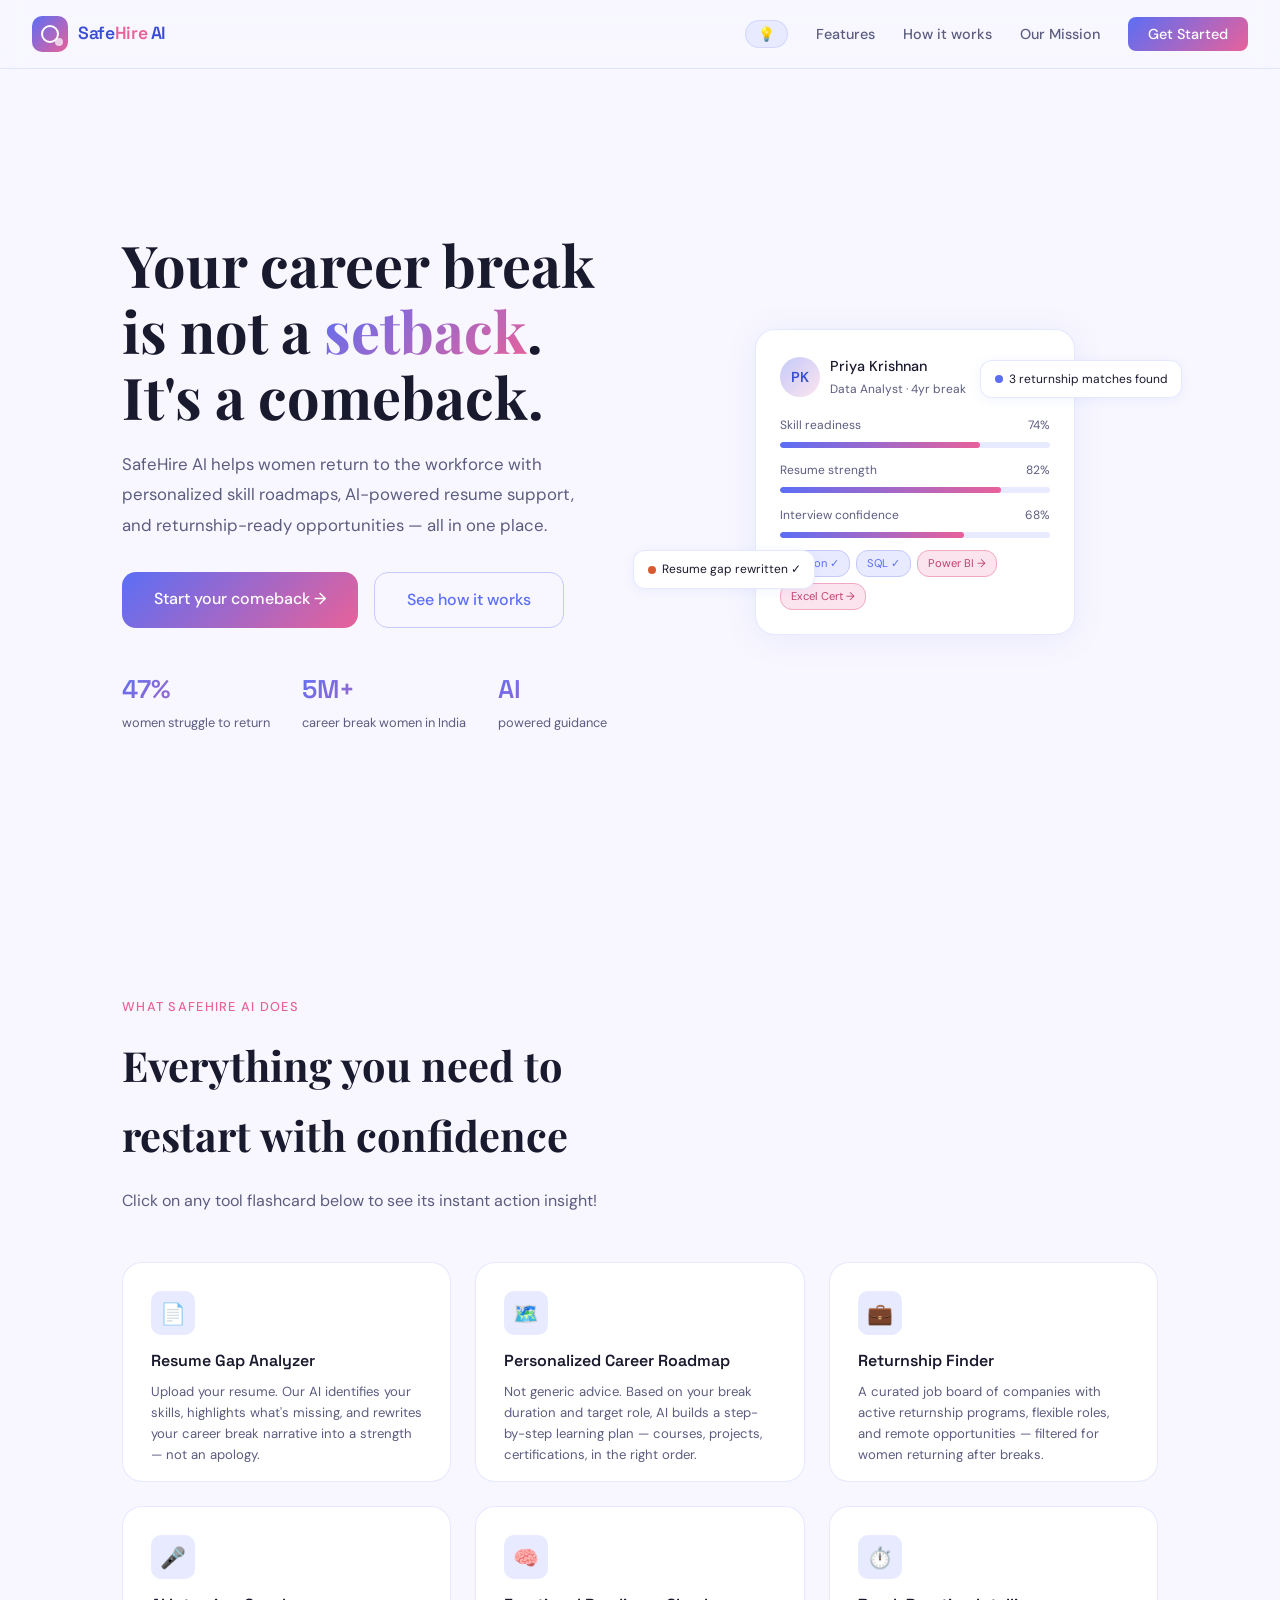
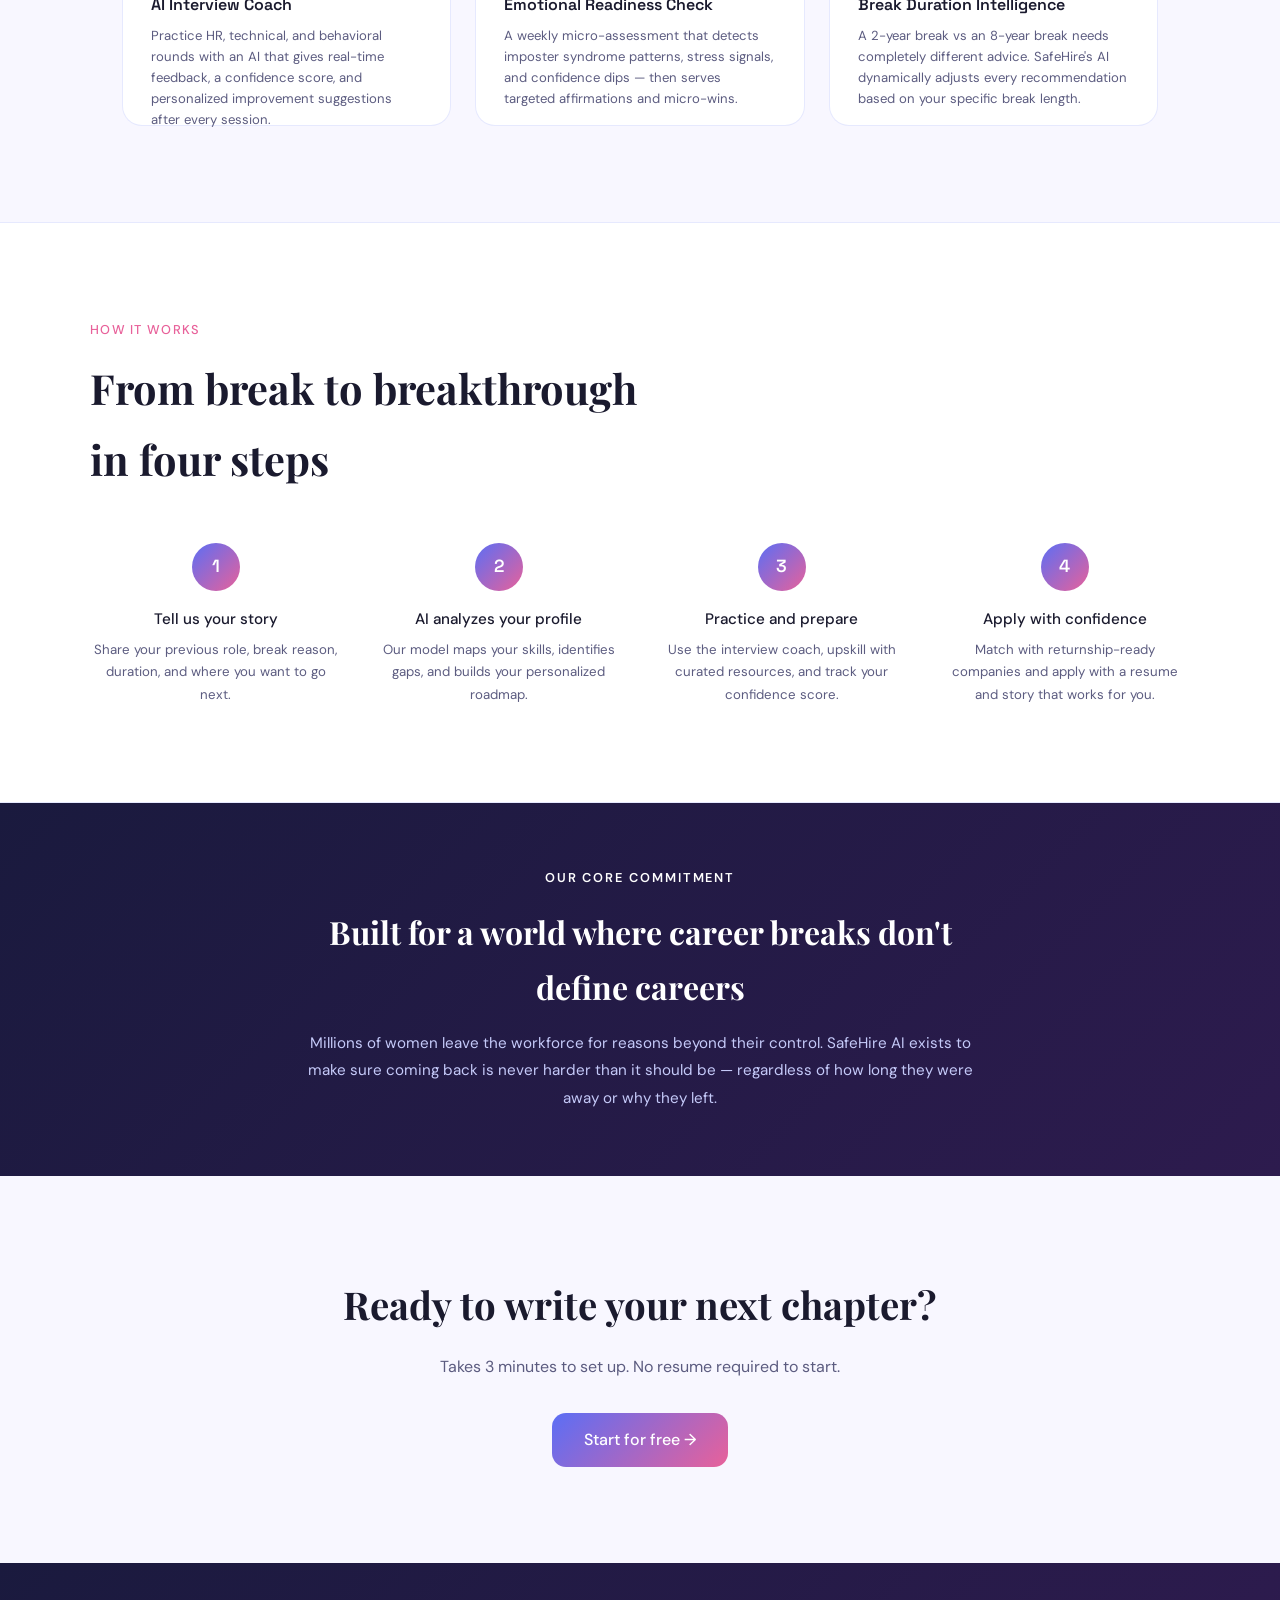
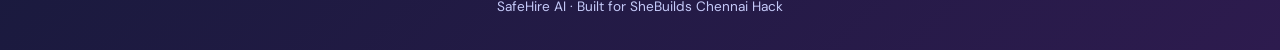
<file: index.html>
<!DOCTYPE html>
<html lang="en">
<head>
<meta charset="UTF-8"/>
<meta name="viewport" content="width=device-width, initial-scale=1.0"/>
<title>SafeHire AI — Career Re-entry Assistant for Women</title>
<link rel="stylesheet" href="style.css"/>
</head>
<body>

<nav>
  <a href="index.html" class="logo">
    <div class="logo-mark"></div>
    <span class="logo-text">Safe<span>Hire</span> AI</span>
  </a>
  <ul>
    <!-- Moved theme toggle before Features with a round icon -->
    <li><button id="theme-toggle" class="theme-btn-round" aria-label="Toggle Theme">💡</button></li>
    <li><a href="#features">Features</a></li>
    <li><a href="#how">How it works</a></li>
    <li><a href="#sdg">Our Mission</a></li>
    <li><a href="onboarding.html" class="nav-cta">Get Started</a></li>
  </ul>
</nav>

<!-- HERO -->
<section class="hero">
  <div class="hero-left">
    
    <h1 class="hero-title">Your career break<br/>is not a <em>setback</em>.<br/>It's a comeback.</h1>
    <p class="hero-sub">SafeHire AI helps women return to the workforce with personalized skill roadmaps, AI-powered resume support, and returnship-ready opportunities — all in one place.</p>
    <div class="hero-actions">
      <a href="onboarding.html" class="btn-primary">Start your comeback →</a>
      <a href="#features" class="btn-secondary">See how it works</a>
    </div>
    <div class="hero-stats">
      <div class="stat">
        <div class="stat-num">47%</div>
        <div class="stat-label">women struggle to return</div>
      </div>
      <div class="stat">
        <div class="stat-num">5M+</div>
        <div class="stat-label">career break women in India</div>
      </div>
      <div class="stat">
        <div class="stat-num">AI</div>
        <div class="stat-label">powered guidance</div>
      </div>
    </div>
  </div>
  <div class="hero-right">
    <div class="hero-card">
      <div class="card-top">
        <div class="avatar">PK</div>
        <div>
          <div class="card-name">Priya Krishnan</div>
          <div class="card-role">Data Analyst · 4yr break</div>
        </div>
      </div>
      <div class="progress-label"><span>Skill readiness</span><span id="pct">0%</span></div>
      <div class="progress-bar"><div class="progress-fill" id="bar" style="width:0%"></div></div>
      <div class="progress-label"><span>Resume strength</span><span>82%</span></div>
      <div class="progress-bar"><div class="progress-fill" style="width:82%"></div></div>
      <div class="progress-label"><span>Interview confidence</span><span>68%</span></div>
      <div class="progress-bar"><div class="progress-fill" style="width:68%"></div></div>
      <div class="skill-tags">
        <span class="tag">Python ✓</span>
        <span class="tag">SQL ✓</span>
        <span class="tag new">Power BI →</span>
        <span class="tag new">Excel Cert →</span>
      </div>
    </div>
    <div class="floating-pill pill-1"><span class="pill-dot"></span> 3 returnship matches found</div>
    <div class="floating-pill pill-2"><span class="pill-dot" style="background:#D85A30"></span> Resume gap rewritten ✓</div>
  </div>
</section>

<!-- FEATURES -->
<section class="section" id="features">
  <div class="section-eyebrow">What SafeHire AI does</div>
  <h2 class="section-title">Everything you need to<br/>restart with confidence</h2>
  <p class="section-sub">Click on any tool flashcard below to see its instant action insight!</p>
  
  <div class="features-grid">

    <!-- Card 1 -->
    <div class="feature-card" onclick="toggleCard(this)">
      <div class="card-inner">
        <div class="card-front">
          <div class="feature-icon">📄</div>
          <div class="feature-title">Resume Gap Analyzer</div>
          <div class="feature-desc">Upload your resume. Our AI identifies your skills, highlights what's missing, and rewrites your career break narrative into a strength — not an apology.</div>
          
        </div>
        <div class="card-back">
          <div class="back-title">✨ Action Preview</div>
          <p class="back-desc">Converts "Unemployed 2022-2026" into "Cross-functional Leadership & Project Management during full-time family care administration."</p>
          <span class="action-hint">Click to flip back</span>
        </div>
      </div>
    </div>

    <!-- Card 2 -->
    <div class="feature-card" onclick="toggleCard(this)">
      <div class="card-inner">
        <div class="card-front">
          <div class="feature-icon">🗺️</div>
          <div class="feature-title">Personalized Career Roadmap</div>
          <div class="feature-desc">Not generic advice. Based on your break duration and target role, AI builds a step-by-step learning plan — courses, projects, certifications, in the right order.</div>
          
        </div>
        <div class="card-back">
          <div class="back-title">✨ Action Preview</div>
          <p class="back-desc">Generates a hyper-focused 4-week to 3-month pathway highlighting core certifications that bridge historical tech gaps instantly.</p>
          <span class="action-hint">Click to flip back</span>
        </div>
      </div>
    </div>

    <!-- Card 3 -->
    <div class="feature-card" onclick="toggleCard(this)">
      <div class="card-inner">
        <div class="card-front">
          <div class="feature-icon">💼</div>
          <div class="feature-title">Returnship Finder</div>
          <div class="feature-desc">A curated job board of companies with active returnship programs, flexible roles, and remote opportunities — filtered for women returning after breaks.</div>
         
        </div>
        <div class="card-back">
          <div class="back-title">✨ Action Preview</div>
          <p class="back-desc">Instantly matches you to vetted tracks like the Accenture Back to Work or Amazon Returnships ecosystem in one central database.</p>
          <span class="action-hint">Click to flip back</span>
        </div>
      </div>
    </div>

    <!-- Card 4 -->
    <div class="feature-card" onclick="toggleCard(this)">
      <div class="card-inner">
        <div class="card-front">
          <div class="feature-icon">🎤</div>
          <div class="feature-title">AI Interview Coach</div>
          <div class="feature-desc">Practice HR, technical, and behavioral rounds with an AI that gives real-time feedback, a confidence score, and personalized improvement suggestions after every session.</div>
         
        </div>
        <div class="card-back">
          <div class="back-title">✨ Action Preview</div>
          <p class="back-desc">Simulates structural panel queries and tracks behavioral confidence metrics to master the precise phrasing of your return response.</p>
          <span class="action-hint">Click to flip back</span>
        </div>
      </div>
    </div>

    <!-- Card 5 -->
    <div class="feature-card" onclick="toggleCard(this)">
      <div class="card-inner">
        <div class="card-front">
          <div class="feature-icon">🧠</div>
          <div class="feature-title">Emotional Readiness Check</div>
          <div class="feature-desc">A weekly micro-assessment that detects imposter syndrome patterns, stress signals, and confidence dips — then serves targeted affirmations and micro-wins.</div>
          
        </div>
        <div class="card-back">
          <div class="back-title">✨ Action Preview</div>
          <p class="back-desc">Checks cognitive stress levels to counter returner fatigue, matching your mood state to supportive mental exercises.</p>
          <span class="action-hint">Click to flip back</span>
        </div>
      </div>
    </div>

    <!-- Card 8 -->
    <div class="feature-card" onclick="toggleCard(this)">
      <div class="card-inner">
        <div class="card-front">
          <div class="feature-icon">⏱️</div>
          <div class="feature-title">Break Duration Intelligence</div>
          <div class="feature-desc">A 2-year break vs an 8-year break needs completely different advice. SafeHire's AI dynamically adjusts every recommendation based on your specific break length.</div>
          
        </div>
        <div class="card-back">
          <div class="back-title">✨ Action Preview</div>
          <p class="back-desc">Calibrates baseline framework suggestions so someone returning after a multi-decade pause receives higher introductory scaffolding metrics.</p>
          <span class="action-hint">Click to flip back</span>
        </div>
      </div>
    </div>

  </div>
</section>

<!-- HOW IT WORKS -->
<section class="how-section" id="how">
  <div class="how-inner">
    <div class="section-eyebrow">How it works</div>
    <h2 class="section-title">From break to breakthrough<br/>in four steps</h2>
    <div class="steps">
      <div class="step">
        <div class="step-num">1</div>
        <div class="step-title">Tell us your story</div>
        <div class="step-desc">Share your previous role, break reason, duration, and where you want to go next.</div>
      </div>
      <div class="step">
        <div class="step-num">2</div>
        <div class="step-title">AI analyzes your profile</div>
        <div class="step-desc">Our model maps your skills, identifies gaps, and builds your personalized roadmap.</div>
      </div>
      <div class="step">
        <div class="step-num">3</div>
        <div class="step-title">Practice and prepare</div>
        <div class="step-desc">Use the interview coach, upskill with curated resources, and track your confidence score.</div>
      </div>
      <div class="step">
        <div class="step-num">4</div>
        <div class="step-title">Apply with confidence</div>
        <div class="step-desc">Match with returnship-ready companies and apply with a resume and story that works for you.</div>
      </div>
    </div>
  </div>
</section>

<!-- SDG BANNER -->
<section class="sdg-banner" id="sdg">
  <div class="sdg-inner">
    <div style="font-size: 0.8rem; font-weight: 600; color: var(--teal-200); text-transform: uppercase; letter-spacing: 0.15em; margin-bottom: 1rem;">Our Core Commitment</div>
    <h2 class="sdg-title">Built for a world where career breaks don't define careers</h2>
    <p class="sdg-desc">Millions of women leave the workforce for reasons beyond their control. SafeHire AI exists to make sure coming back is never harder than it should be — regardless of how long they were away or why they left.</p>
  </div>
</section>

<!-- CTA -->
<section class="cta-section">
  <h2>Ready to write your next chapter?</h2>
  <p>Takes 3 minutes to set up. No resume required to start.</p>
  <a href="onboarding.html" class="btn-primary">Start for free →</a>
</section>

<footer>
  <p>SafeHire AI · Built for SheBuilds Chennai Hack</p>
</footer>

<script>
  // Initial fill animation
  setTimeout(() => {
    const bar = document.getElementById('bar');
    const pct = document.getElementById('pct');
    if (bar) {
      bar.style.width = '74%';
      let n = 0;
      const iv = setInterval(() => {
        n++;
        pct.textContent = n + '%';
        if (n >= 74) clearInterval(iv);
      }, 20);
    }
  }, 600);

  // Flashcard Flip Functionality
  function toggleCard(card) {
    card.classList.toggle('flipped');
  }

  // Dark/Light Mode Theme Toggle
  const themeToggle = document.getElementById('theme-toggle');
  
  // Check default preference or previous session local storage saved mode
  if (localStorage.getItem('theme') === 'dark') {
    document.body.classList.add('dark-mode');
  }

  themeToggle.addEventListener('click', () => {
    document.body.classList.toggle('dark-mode');
    if (document.body.classList.contains('dark-mode')) {
      localStorage.setItem('theme', 'dark');
    } else {
      localStorage.setItem('theme', 'light');
    }
  });
</script>
</body>
</html>
</file>
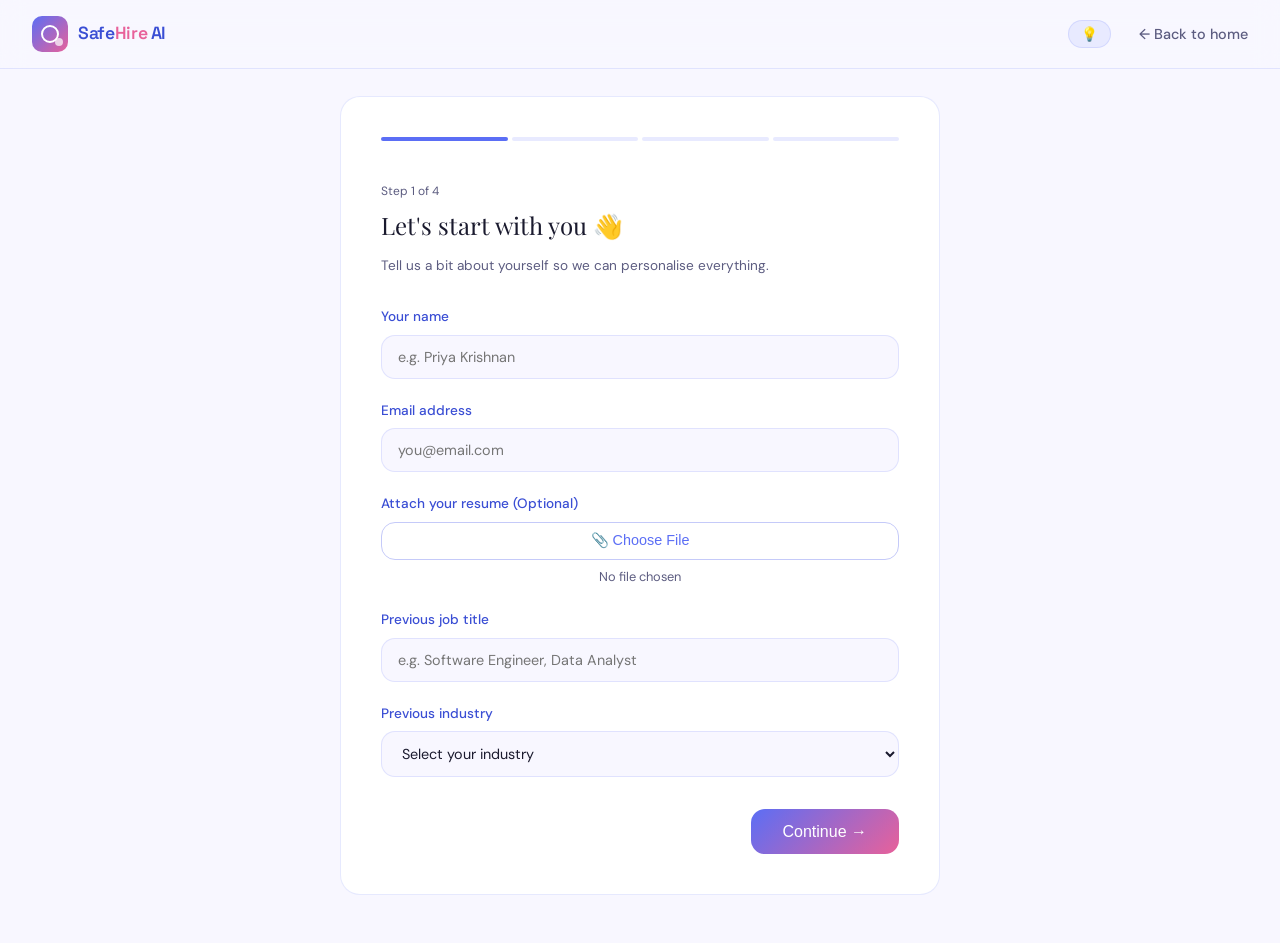
<file: onboarding.html>
<!DOCTYPE html>
<html lang="en">
<head>
<meta charset="UTF-8"/>
<meta name="viewport" content="width=device-width, initial-scale=1.0"/>
<title>SafeHire AI — Tell us your story</title>
<link rel="stylesheet" href="style.css"/>
</head>
<body>

<nav>
  <a href="index.html" class="logo">
    <div class="logo-mark"></div>
    <span class="logo-text">Safe<span>Hire</span> AI</span>
  </a>
  <ul>
    <li><button id="theme-toggle" class="theme-btn-round" onclick="toggleTheme()">💡</button></li>
    <li><a href="index.html">← Back to home</a></li>
  </ul>
</nav>

<div class="onboarding-wrap">
  <div class="onboarding-card">

    <div class="progress-steps">
      <div class="step-dot active" id="dot-1"></div>
      <div class="step-dot" id="dot-2"></div>
      <div class="step-dot" id="dot-3"></div>
      <div class="step-dot" id="dot-4"></div>
    </div>

   <!-- STEP 1 -->
    <div class="step-page active" id="page-1">
      <div class="step-label">Step 1 of 4</div>
      <div class="step-question">Let's start with you 👋</div>
      <div class="step-hint">Tell us a bit about yourself so we can personalise everything.</div>
      
      <div class="form-group">
        <label>Your name</label>
        <input type="text" id="name" placeholder="e.g. Priya Krishnan"/>
      </div>
      
      <div class="form-group">
        <label>Email address</label>
        <input type="email" id="email" placeholder="you@email.com"/>
      </div>
      
      <!-- Resume Upload Component -->
      <div class="form-group">
        <label>Attach your resume (Optional)</label>
        <div class="file-upload-wrapper">
          <input type="file" id="resume-file" accept=".pdf,.doc,.docx" style="display: none;" onchange="updateFileName(this)"/>
          <button type="button" class="btn-secondary" style="width: 100%; padding: 0.6rem;" onclick="document.getElementById('resume-file').click()">📎 Choose File</button>
          <div id="file-name-display" style="font-size: 0.8rem; color: var(--text-muted); margin-top: 0.4rem; text-align: center;">No file chosen</div>
        </div>
      </div>

      <div class="form-group">
        <label>Previous job title</label>
        <input type="text" id="prev-role" placeholder="e.g. Software Engineer, Data Analyst"/>
      </div>
      
      <div class="form-group">
        <label>Previous industry</label>
        <select id="industry">
          <option value="">Select your industry</option>
          <option>Technology & Software</option>
          <option>Finance & Banking</option>
          <option>Healthcare & Medicine</option>
          <option>Education</option>
          <option>Marketing & Communications</option>
          <option>Engineering</option>
          <option>Operations & Management</option>
          <option>Other</option>
        </select>
      </div>
      
      <div class="form-nav">
        <div></div>
        <button class="btn-primary" onclick="goTo(2)">Continue →</button>
      </div>
    </div>
    
    <!-- STEP 2 -->
    <div class="step-page" id="page-2">
      <div class="step-label">Step 2 of 4</div>
      <div class="step-question">About your career break</div>
      <div class="step-hint">There's no judgment here — this helps us tailor your roadmap precisely.</div>
      <div class="form-group">
        <label>How long was your career break?</label>
        <select id="break-duration">
          <option value="">Select duration</option>
          <option>Less than 6 months</option>
          <option>6 months – 1 year</option>
          <option>1 – 2 years</option>
          <option>2 – 4 years</option>
          <option>4 – 7 years</option>
          <option>More than 7 years</option>
        </select>
      </div>
      <div class="form-group">
        <label>Reason for break (select all that apply)</label>
        <div class="chips">
          <span class="chip" onclick="toggleChip(this,'break-reason')">Maternity / Childcare</span>
          <span class="chip" onclick="toggleChip(this,'break-reason')">Family caregiving</span>
          <span class="chip" onclick="toggleChip(this,'break-reason')">Health reasons</span>
          <span class="chip" onclick="toggleChip(this,'break-reason')">Relocation</span>
          <span class="chip" onclick="toggleChip(this,'break-reason')">Education</span>
          <span class="chip" onclick="toggleChip(this,'break-reason')">Personal choice</span>
          <span class="chip" onclick="toggleChip(this,'break-reason')">Other</span>
        </div>
      </div>
      <div class="form-group">
        <label>Your current skills (comma-separated)</label>
        <input type="text" id="current-skills" placeholder="e.g. Python, SQL, Excel, Project Management"/>
      </div>
      <div class="form-nav">
        <button class="btn-back" onclick="goTo(1)">← Back</button>
        <button class="btn-primary" onclick="goTo(3)">Continue →</button>
      </div>
    </div>

    <!-- STEP 3 -->
    <div class="step-page" id="page-3">
      <div class="step-label">Step 3 of 4</div>
      <div class="step-question">Where do you want to go?</div>
      <div class="step-hint">Your target role shapes everything — your roadmap, resume, and interview prep.</div>
      <div class="form-group">
        <label>Target job title</label>
        <input type="text" id="target-role" placeholder="e.g. Data Analyst, Product Manager, UX Designer"/>
      </div>
      <div class="form-group">
        <label>Preferred work type</label>
        <div class="chips">
          <span class="chip" onclick="toggleChip(this,'work-type')">Full-time</span>
          <span class="chip" onclick="toggleChip(this,'work-type')">Part-time</span>
          <span class="chip" onclick="toggleChip(this,'work-type')">Remote</span>
          <span class="chip" onclick="toggleChip(this,'work-type')">Hybrid</span>
          <span class="chip" onclick="toggleChip(this,'work-type')">Returnship program</span>
          <span class="chip" onclick="toggleChip(this,'work-type')">Freelance / Gig</span>
        </div>
      </div>
      <div class="form-group">
        <label>Timeline — when do you want to be working again?</label>
        <select id="timeline">
          <option value="">Select timeline</option>
          <option>As soon as possible (1–3 months)</option>
          <option>Within 3–6 months</option>
          <option>6 months – 1 year</option>
          <option>Just exploring for now</option>
        </select>
      </div>
      <div class="form-nav">
        <button class="btn-back" onclick="goTo(2)">← Back</button>
        <button class="btn-primary" onclick="goTo(4)">Continue →</button>
      </div>
    </div>

    <!-- STEP 4 -->
    <div class="step-page" id="page-4">
      <div class="step-label">Step 4 of 4</div>
      <div class="step-question">One last thing 💬</div>
      <div class="step-hint">This helps our AI understand what you need most right now.</div>
      <div class="form-group">
        <label>What's your biggest concern about returning to work?</label>
        <div class="chips">
          <span class="chip" onclick="toggleChip(this,'concern')">My skills feel outdated</span>
          <span class="chip" onclick="toggleChip(this,'concern')">Resume gap looks bad</span>
          <span class="chip" onclick="toggleChip(this,'concern')">Low confidence</span>
          <span class="chip" onclick="toggleChip(this,'concern')">Don't know where to apply</span>
          <span class="chip" onclick="toggleChip(this,'concern')">Interview anxiety</span>
          <span class="chip" onclick="toggleChip(this,'concern')">Work-life balance</span>
        </div>
      </div>
      <div class="form-group">
        <label>Anything else you'd like SafeHire AI to know? <span style="color:var(--gray-400)">(optional)</span></label>
        <textarea id="extra" rows="3" placeholder="Tell us anything — your previous achievements, worries, or goals..."></textarea>
      </div>
      <div class="form-nav">
        <button class="btn-back" onclick="goTo(3)">← Back</button>
        <button class="btn-primary" onclick="submitForm()">Generate my roadmap →</button>
      </div>
    </div>

  </div>
</div>

<script>
// --- FORCE THEME ON REFRESH/LOAD ---
if (localStorage.getItem('theme') === 'dark') {
  document.body.classList.add('dark-mode');
}

// --- COMPREHENSIVE VIEWPORT RESET ---
function applyPageVisibility(activeStep) {
  document.querySelectorAll('.step-page').forEach((page, index) => {
    const stepNum = index + 1;
    if (stepNum === activeStep) {
      page.style.setProperty('display', 'block', 'important');
      page.classList.add('active');
    } else {
      page.style.setProperty('display', 'none', 'important');
      page.classList.remove('active');
    }
  });
}

function goTo(step) {
  applyPageVisibility(step);
  
  document.querySelectorAll('.step-dot').forEach((d, i) => {
    d.classList.remove('active', 'done');
    if (i + 1 < step) d.classList.add('done');
    if (i + 1 === step) d.classList.add('active');
  });
}

function toggleChip(el, group) {
  el.classList.toggle('selected');
}

function getSelectedChips(group) {
  const chips = document.querySelectorAll(`.chip.selected`);
  return Array.from(chips).map(c => c.textContent).join(', ');
}

function updateFileName(input) {
  const display = document.getElementById('file-name-display');
  if (input.files && input.files.length > 0) {
    display.textContent = `Selected: ${input.files[0].name}`;
  } else {
    display.textContent = "No file chosen";
  }
}

function submitForm() {
  const userData = {
    name: document.getElementById('name').value || 'User',
    email: document.getElementById('email').value,
    prevRole: document.getElementById('prev-role').value,
    industry: document.getElementById('industry').value,
    breakDuration: document.getElementById('break-duration').value,
    currentSkills: document.getElementById('current-skills').value,
    targetRole: document.getElementById('target-role').value,
    timeline: document.getElementById('timeline').value,
    extra: document.getElementById('extra').value,
    breakReasons: getSelectedChips('break-reason'),
    workType: getSelectedChips('work-type'),
    concerns: getSelectedChips('concern')
  };
  localStorage.setItem('safehire_user', JSON.stringify(userData));
  window.location.href = 'dashboard.html';
}

function toggleTheme() {
  document.body.classList.toggle("dark-mode");
  localStorage.setItem("theme", document.body.classList.contains("dark-mode") ? "dark" : "light");
}
// Ensure layout rules compile strictly on absolute execution
document.addEventListener("DOMContentLoaded", () => {
  applyPageVisibility(1);
});
</script>
</body>
</html>
</file>
<file: style.css>
@import url('https://fonts.googleapis.com/css2?family=Playfair+Display:wght@400;600&family=DM+Sans:wght@300;400;500&family=Space+Grotesk:wght@400;500;600&display=swap');

*, *::before, *::after { box-sizing: border-box; margin: 0; padding: 0; }

:root {
  --primary: #5B6EF5;
  --primary-dark: #3A4ED4;
  --primary-light: #E8EAFF;
  --primary-100: #C5CAF9;
  --pink: #E8619A;
  --pink-light: #FCE4EF;
  --pink-dark: #C0426F;
  --purple: #8B5CF6;
  --purple-light: #EDE9FE;
  --bg: #F8F7FF;
  --text: #1A1A2E;
  --text-muted: #5C5C80;
  --border: rgba(91,110,245,0.15);
  --white: #ffffff;
  --coral: #F97316;
  --coral-light: #FEF0E6;
  --radius: 14px;
  --radius-lg: 20px;
  --card-bg: #ffffff;
  --nav-bg: rgba(248,247,255,0.88);
}

/* DARK MODE VARS */
body.dark-mode {
  --bg: #0E0E1A;
  --text: #E8E8FF;
  --text-muted: #8888BB;
  --border: rgba(91,110,245,0.2);
  --card-bg: #16162A;
  --nav-bg: rgba(14,14,26,0.9);
  --primary-light: #1E1E3A;
  --pink-light: #2A1020;
  --purple-light: #1A1030;
  --coral-light: #2A1500;
}

html { scroll-behavior: smooth; }
body { font-family: 'DM Sans', sans-serif; background: var(--bg); color: var(--text); line-height: 1.7; overflow-x: hidden; transition: background 0.3s, color 0.3s; }

/* NAV */
nav { position: fixed; top: 0; left: 0; right: 0; z-index: 100; padding: 1rem 2rem; display: flex; align-items: center; justify-content: space-between; background: var(--nav-bg); backdrop-filter: blur(12px); border-bottom: 0.5px solid var(--border); }
.logo { display: flex; align-items: center; gap: 10px; text-decoration: none; }
.logo-mark { width: 36px; height: 36px; background: linear-gradient(135deg, var(--primary), var(--pink)); border-radius: 10px; display: flex; align-items: center; justify-content: center; position: relative; overflow: hidden; }
.logo-mark::before { content: ''; position: absolute; width: 18px; height: 18px; border: 2.5px solid white; border-radius: 50%; }
.logo-mark::after { content: ''; position: absolute; bottom: 6px; right: 5px; width: 8px; height: 8px; background: rgba(255,255,255,0.7); border-radius: 50%; }
.logo-text { font-family: 'Space Grotesk', sans-serif; font-weight: 600; font-size: 1.1rem; color: var(--primary-dark); letter-spacing: -0.02em; }
body.dark-mode .logo-text { color: var(--primary-100); }
.logo-text span { color: var(--pink); }
nav ul { list-style: none; display: flex; align-items: center; gap: 1.75rem; }
nav ul a { text-decoration: none; color: var(--text-muted); font-size: 0.9rem; font-weight: 500; transition: color 0.2s; }
nav ul a:hover { color: var(--primary); }
.nav-cta { background: linear-gradient(135deg, var(--primary), var(--pink)) !important; color: white !important; padding: 0.5rem 1.25rem; border-radius: 8px; }
.nav-cta:hover { opacity: 0.9; color: white !important; }

/* THEME TOGGLE */
.theme-btn-round { background: var(--primary-light); border: 0.5px solid var(--border); border-radius: 20px; padding: 0.3rem 0.75rem; cursor: pointer; font-size: 0.85rem; color: var(--primary); transition: all 0.2s; }
.theme-btn-round:hover { background: var(--primary); color: white; }

/* HERO */
.hero { min-height: 100vh; display: flex; align-items: center; padding: 8rem 2rem 4rem; max-width: 1100px; margin: 0 auto; gap: 4rem; }
.hero-left { flex: 1; }
.hero-badge { display: inline-flex; align-items: center; gap: 6px; background: var(--pink-light); color: var(--pink-dark); font-size: 0.8rem; font-weight: 500; padding: 0.4rem 1rem; border-radius: 20px; border: 0.5px solid #F0A8C4; margin-bottom: 1.5rem; }
.hero-badge::before { content: ''; width: 6px; height: 6px; background: var(--pink); border-radius: 50%; animation: pulse 2s infinite; }
@keyframes pulse { 0%,100%{opacity:1;transform:scale(1)} 50%{opacity:0.5;transform:scale(1.4)} }
h1, .hero-title { font-family: 'Playfair Display', serif; font-size: clamp(2.4rem, 5vw, 3.6rem); line-height: 1.15; color: var(--text); margin-bottom: 1.25rem; }
h1 em, .hero-title em { font-style: normal; background: linear-gradient(135deg, var(--primary), var(--pink)); -webkit-background-clip: text; -webkit-text-fill-color: transparent; background-clip: text; }
.hero-sub { font-size: 1.05rem; color: var(--text-muted); max-width: 480px; margin-bottom: 2rem; line-height: 1.8; }
.hero-actions { display: flex; gap: 1rem; flex-wrap: wrap; }
.btn-primary { background: linear-gradient(135deg, var(--primary), var(--pink)); color: white; padding: 0.85rem 2rem; border-radius: var(--radius); font-size: 1rem; font-weight: 500; text-decoration: none; border: none; cursor: pointer; transition: opacity 0.2s, transform 0.15s; display: inline-block; }
.btn-primary:hover { opacity: 0.9; transform: translateY(-1px); }
.btn-secondary { background: transparent; color: var(--primary); padding: 0.85rem 2rem; border-radius: var(--radius); font-size: 1rem; font-weight: 500; text-decoration: none; border: 1.5px solid var(--primary-100); cursor: pointer; transition: all 0.2s; display: inline-block; }
.btn-secondary:hover { background: var(--primary-light); }
.hero-stats { display: flex; gap: 2rem; margin-top: 2.5rem; }
.stat-num { font-family: 'Space Grotesk', sans-serif; font-size: 1.6rem; font-weight: 600; background: linear-gradient(135deg, var(--primary), var(--pink)); -webkit-background-clip: text; -webkit-text-fill-color: transparent; background-clip: text; }
.stat-label { font-size: 0.8rem; color: var(--text-muted); }

/* HERO VISUAL */
.hero-right { flex: 1; display: flex; justify-content: center; align-items: center; position: relative; }
.hero-card { background: var(--card-bg); border-radius: var(--radius-lg); padding: 1.5rem; border: 0.5px solid var(--border); width: 320px; box-shadow: 0 4px 32px rgba(91,110,245,0.1); animation: float 4s ease-in-out infinite; }
@keyframes float { 0%,100%{transform:translateY(0)} 50%{transform:translateY(-12px)} }
.card-top { display: flex; align-items: center; gap: 10px; margin-bottom: 1rem; }
.avatar { width: 40px; height: 40px; border-radius: 50%; background: linear-gradient(135deg, var(--primary-100), var(--pink-light)); display: flex; align-items: center; justify-content: center; font-weight: 600; font-size: 0.9rem; color: var(--primary-dark); }
.card-name { font-weight: 500; font-size: 0.9rem; color: var(--text); }
.card-role { font-size: 0.75rem; color: var(--text-muted); }
.progress-label { font-size: 0.75rem; color: var(--text-muted); margin-bottom: 0.4rem; display: flex; justify-content: space-between; }
.progress-bar { height: 6px; background: var(--primary-light); border-radius: 3px; overflow: hidden; margin-bottom: 0.75rem; }
.progress-fill { height: 100%; background: linear-gradient(90deg, var(--primary), var(--pink)); border-radius: 3px; transition: width 1.5s ease; }
.skill-tags { display: flex; flex-wrap: wrap; gap: 6px; margin-top: 0.75rem; }
.tag { background: var(--primary-light); color: var(--primary); font-size: 0.7rem; padding: 3px 10px; border-radius: 12px; border: 0.5px solid var(--primary-100); }
.tag.new { background: var(--pink-light); color: var(--pink-dark); border-color: #F0A8C4; }
.floating-pill { position: absolute; background: var(--card-bg); border-radius: 12px; padding: 0.5rem 0.85rem; font-size: 0.75rem; border: 0.5px solid var(--border); display: flex; align-items: center; gap: 6px; box-shadow: 0 2px 12px rgba(91,110,245,0.08); color: var(--text); }
.pill-dot { width: 8px; height: 8px; border-radius: 50%; background: var(--primary); }
.pill-1 { top: 10%; right: -5%; animation: float 4s ease-in-out infinite 1s; }
.pill-2 { bottom: 15%; left: -8%; animation: float 4s ease-in-out infinite 2s; }

/* SECTIONS */
.section { padding: 6rem 2rem; max-width: 1100px; margin: 0 auto; }
.section-eyebrow { font-size: 0.8rem; font-weight: 500; color: var(--pink); text-transform: uppercase; letter-spacing: 0.1em; margin-bottom: 0.75rem; }
.section-title { font-family: 'Playfair Display', serif; font-size: clamp(1.8rem, 3.5vw, 2.6rem); color: var(--text); margin-bottom: 1rem; }
.section-sub { color: var(--text-muted); max-width: 520px; margin-bottom: 3rem; }

/* FLIP CARDS */
.features-grid { display: grid; grid-template-columns: repeat(auto-fit, minmax(300px, 1fr)); gap: 1.5rem; }
.feature-card { perspective: 1000px; height: 220px; cursor: pointer; }
.card-inner { position: relative; width: 100%; height: 100%; transition: transform 0.6s cubic-bezier(0.4,0,0.2,1); transform-style: preserve-3d; }
.feature-card.flipped .card-inner { transform: rotateY(180deg); }
.card-front, .card-back { position: absolute; inset: 0; border-radius: var(--radius-lg); padding: 1.75rem; border: 0.5px solid var(--border); backface-visibility: hidden; -webkit-backface-visibility: hidden; }
.card-front { background: var(--card-bg); }
.card-back { background: linear-gradient(135deg, var(--primary), var(--purple)); color: white; transform: rotateY(180deg); display: flex; flex-direction: column; justify-content: center; }
.feature-card:hover .card-front { border-color: var(--primary-100); box-shadow: 0 4px 20px rgba(91,110,245,0.1); }
.feature-icon { width: 44px; height: 44px; background: var(--primary-light); border-radius: 10px; display: flex; align-items: center; justify-content: center; font-size: 1.3rem; margin-bottom: 0.75rem; }
.feature-title { font-family: 'Space Grotesk', sans-serif; font-weight: 600; font-size: 1rem; color: var(--text); margin-bottom: 0.4rem; }
.feature-desc { font-size: 0.82rem; color: var(--text-muted); line-height: 1.6; }
.feature-badge { display: inline-block; margin-top: 0.6rem; font-size: 0.7rem; background: var(--primary-light); color: var(--primary); padding: 2px 8px; border-radius: 8px; }
.feature-badge.unique { background: var(--pink-light); color: var(--pink-dark); }
.back-title { font-family: 'Space Grotesk', sans-serif; font-weight: 600; font-size: 0.95rem; margin-bottom: 0.6rem; }
.back-desc { font-size: 0.82rem; line-height: 1.65; opacity: 0.92; }
.action-hint { font-size: 0.72rem; opacity: 0.7; margin-top: 0.75rem; display: block; }

/* HOW IT WORKS */
.how-section { background: var(--card-bg); padding: 6rem 2rem; border-top: 0.5px solid var(--border); border-bottom: 0.5px solid var(--border); }
.how-inner { max-width: 1100px; margin: 0 auto; }
.steps { display: grid; grid-template-columns: repeat(auto-fit, minmax(220px, 1fr)); gap: 2rem; margin-top: 3rem; }
.step { text-align: center; }
.step-num { width: 48px; height: 48px; background: linear-gradient(135deg, var(--primary), var(--pink)); color: white; border-radius: 50%; display: flex; align-items: center; justify-content: center; font-family: 'Space Grotesk', sans-serif; font-weight: 600; font-size: 1.1rem; margin: 0 auto 1rem; }
.step-title { font-weight: 500; font-size: 0.95rem; color: var(--text); margin-bottom: 0.4rem; }
.step-desc { font-size: 0.83rem; color: var(--text-muted); }

/* SDG BANNER */
.sdg-banner { background: linear-gradient(135deg, #1A1A3E, #2D1B4E); color: white; padding: 4rem 2rem; text-align: center; }
.sdg-inner { max-width: 700px; margin: 0 auto; }
.sdg-tag { display: inline-block; background: rgba(255,255,255,0.1); border: 0.5px solid rgba(255,255,255,0.2); color: #C5CAF9; font-size: 0.8rem; padding: 0.3rem 1rem; border-radius: 20px; margin-bottom: 1rem; }
.sdg-title { font-family: 'Playfair Display', serif; font-size: 2rem; margin-bottom: 1rem; }
.sdg-desc { color: #C5CAF9; font-size: 0.95rem; line-height: 1.8; }

/* CTA */
.cta-section { padding: 6rem 2rem; text-align: center; max-width: 700px; margin: 0 auto; }
.cta-section h2 { font-family: 'Playfair Display', serif; font-size: 2.4rem; color: var(--text); margin-bottom: 1rem; }
.cta-section p { color: var(--text-muted); margin-bottom: 2rem; }

/* FOOTER */
footer { background: linear-gradient(135deg, #1A1A3E, #2D1B4E); color: #C5CAF9; padding: 2rem; text-align: center; font-size: 0.85rem; }

/* ONBOARDING */
.onboarding-wrap { min-height: 100vh; display: flex; align-items: center; justify-content: center; padding: 6rem 1.5rem 3rem; }
.onboarding-card { background: var(--card-bg); border-radius: var(--radius-lg); border: 0.5px solid var(--border); padding: 2.5rem; max-width: 600px; width: 100%; }
.progress-steps { display: flex; gap: 4px; margin-bottom: 2.5rem; }
.step-dot { flex: 1; height: 4px; background: var(--primary-light); border-radius: 2px; transition: background 0.3s; }
.step-dot.active { background: var(--primary); }
.step-dot.done { background: var(--pink); }
.step-label { font-size: 0.75rem; color: var(--text-muted); margin-bottom: 0.25rem; }
.step-question { font-family: 'Playfair Display', serif; font-size: 1.5rem; color: var(--text); margin-bottom: 0.5rem; }
.step-hint { font-size: 0.85rem; color: var(--text-muted); margin-bottom: 1.75rem; }
.form-group { margin-bottom: 1.25rem; }
label { display: block; font-size: 0.85rem; font-weight: 500; color: var(--primary-dark); margin-bottom: 0.4rem; }
body.dark-mode label { color: var(--primary-100); }
input, select, textarea { width: 100%; padding: 0.75rem 1rem; border: 0.5px solid var(--border); border-radius: var(--radius); font-family: 'DM Sans', sans-serif; font-size: 0.9rem; color: var(--text); background: var(--bg); outline: none; transition: border-color 0.2s; }
input:focus, select:focus, textarea:focus { border-color: var(--primary); box-shadow: 0 0 0 3px rgba(91,110,245,0.1); }
.chips { display: flex; flex-wrap: wrap; gap: 8px; }
.chip { padding: 0.45rem 1rem; border-radius: 20px; font-size: 0.82rem; border: 0.5px solid var(--border); background: var(--bg); color: var(--text-muted); cursor: pointer; transition: all 0.2s; }
.chip.selected { background: var(--primary-light); border-color: var(--primary); color: var(--primary); }
.form-nav { display: flex; justify-content: space-between; margin-top: 2rem; }
.btn-back { background: transparent; border: 0.5px solid var(--border); color: var(--text-muted); padding: 0.75rem 1.5rem; border-radius: var(--radius); cursor: pointer; font-size: 0.9rem; transition: all 0.2s; }
.btn-back:hover { border-color: var(--primary); color: var(--primary); }
.step-page { display: none; }
.step-page.active { display: block; }

/* FILE UPLOAD */
.file-upload-wrapper { }
.file-upload-wrapper .btn-secondary { font-size: 0.9rem; }

/* DASHBOARD */
.dashboard-wrap { min-height: 100vh; padding: 6rem 2rem 3rem; max-width: 1100px; margin: 0 auto; }
.dash-header { margin-bottom: 2.5rem; }
.dash-greeting { font-family: 'Playfair Display', serif; font-size: 2rem; color: var(--text); }
.dash-sub { color: var(--text-muted); margin-top: 0.25rem; }
.dash-grid { display: grid; grid-template-columns: 1fr 1fr; gap: 1.5rem; }
.dash-card { background: var(--card-bg); border-radius: var(--radius-lg); border: 0.5px solid var(--border); padding: 1.5rem; }
.dash-card.full { grid-column: 1 / -1; }
.dash-card-title { font-family: 'Space Grotesk', sans-serif; font-weight: 600; font-size: 0.95rem; color: var(--text); margin-bottom: 1rem; display: flex; align-items: center; gap: 8px; flex-wrap: wrap; }
.dash-card-title .icon { font-size: 1rem; }
.loading-state { color: var(--text-muted); font-size: 0.9rem; display: flex; align-items: center; gap: 8px; }
.spinner { width: 16px; height: 16px; border: 2px solid var(--primary-light); border-top-color: var(--primary); border-radius: 50%; animation: spin 0.8s linear infinite; flex-shrink: 0; }
@keyframes spin { to{transform:rotate(360deg)} }
.result-content { font-size: 0.875rem; color: var(--text); line-height: 1.8; }
.unique-badge { font-size: 0.65rem; background: var(--pink-light); color: var(--pink-dark); padding: 2px 6px; border-radius: 6px; margin-left: 4px; }

@media (max-width: 768px) {
  .hero { flex-direction: column; text-align: center; }
  .hero-right { width: 100%; }
  .hero-stats { justify-content: center; }
  .hero-sub { margin: 0 auto 2rem; }
  nav ul { display: none; }
  .dash-grid { grid-template-columns: 1fr; }
  .feature-card { height: 260px; }
}
</file>
